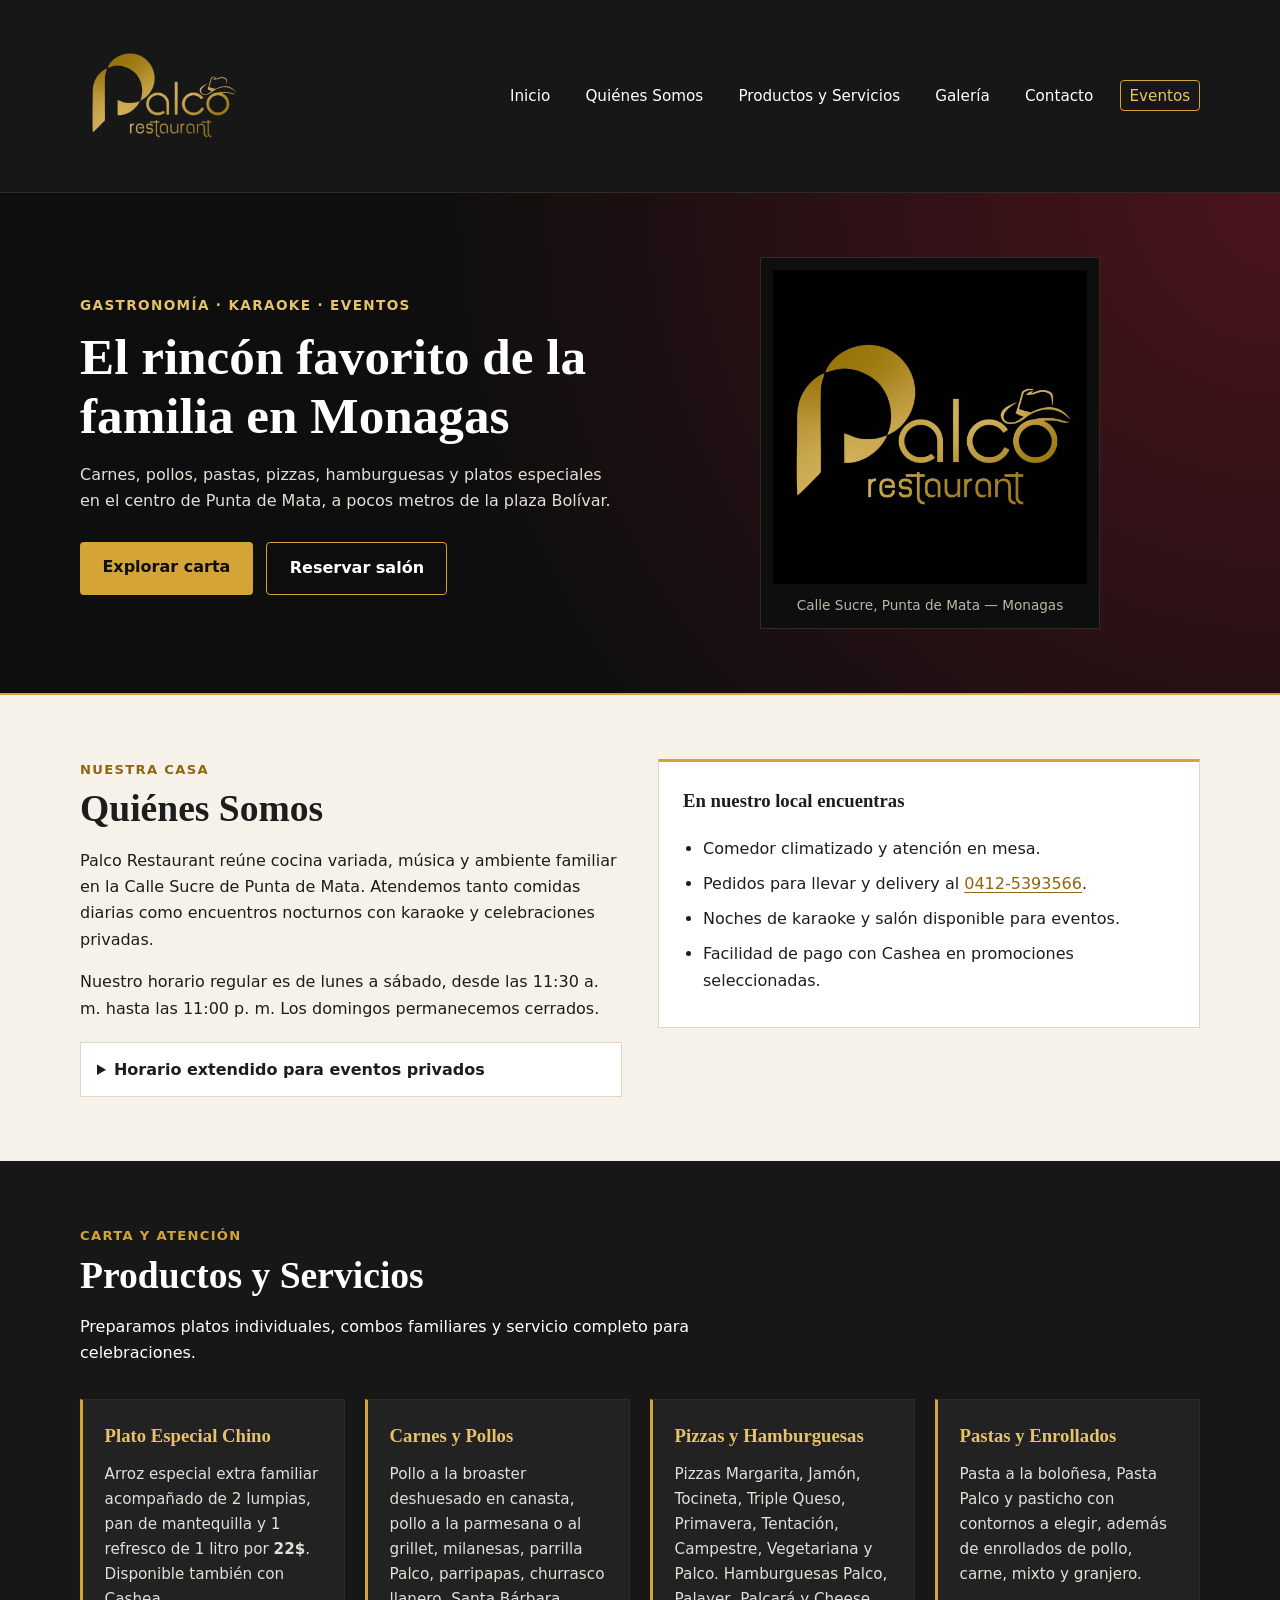
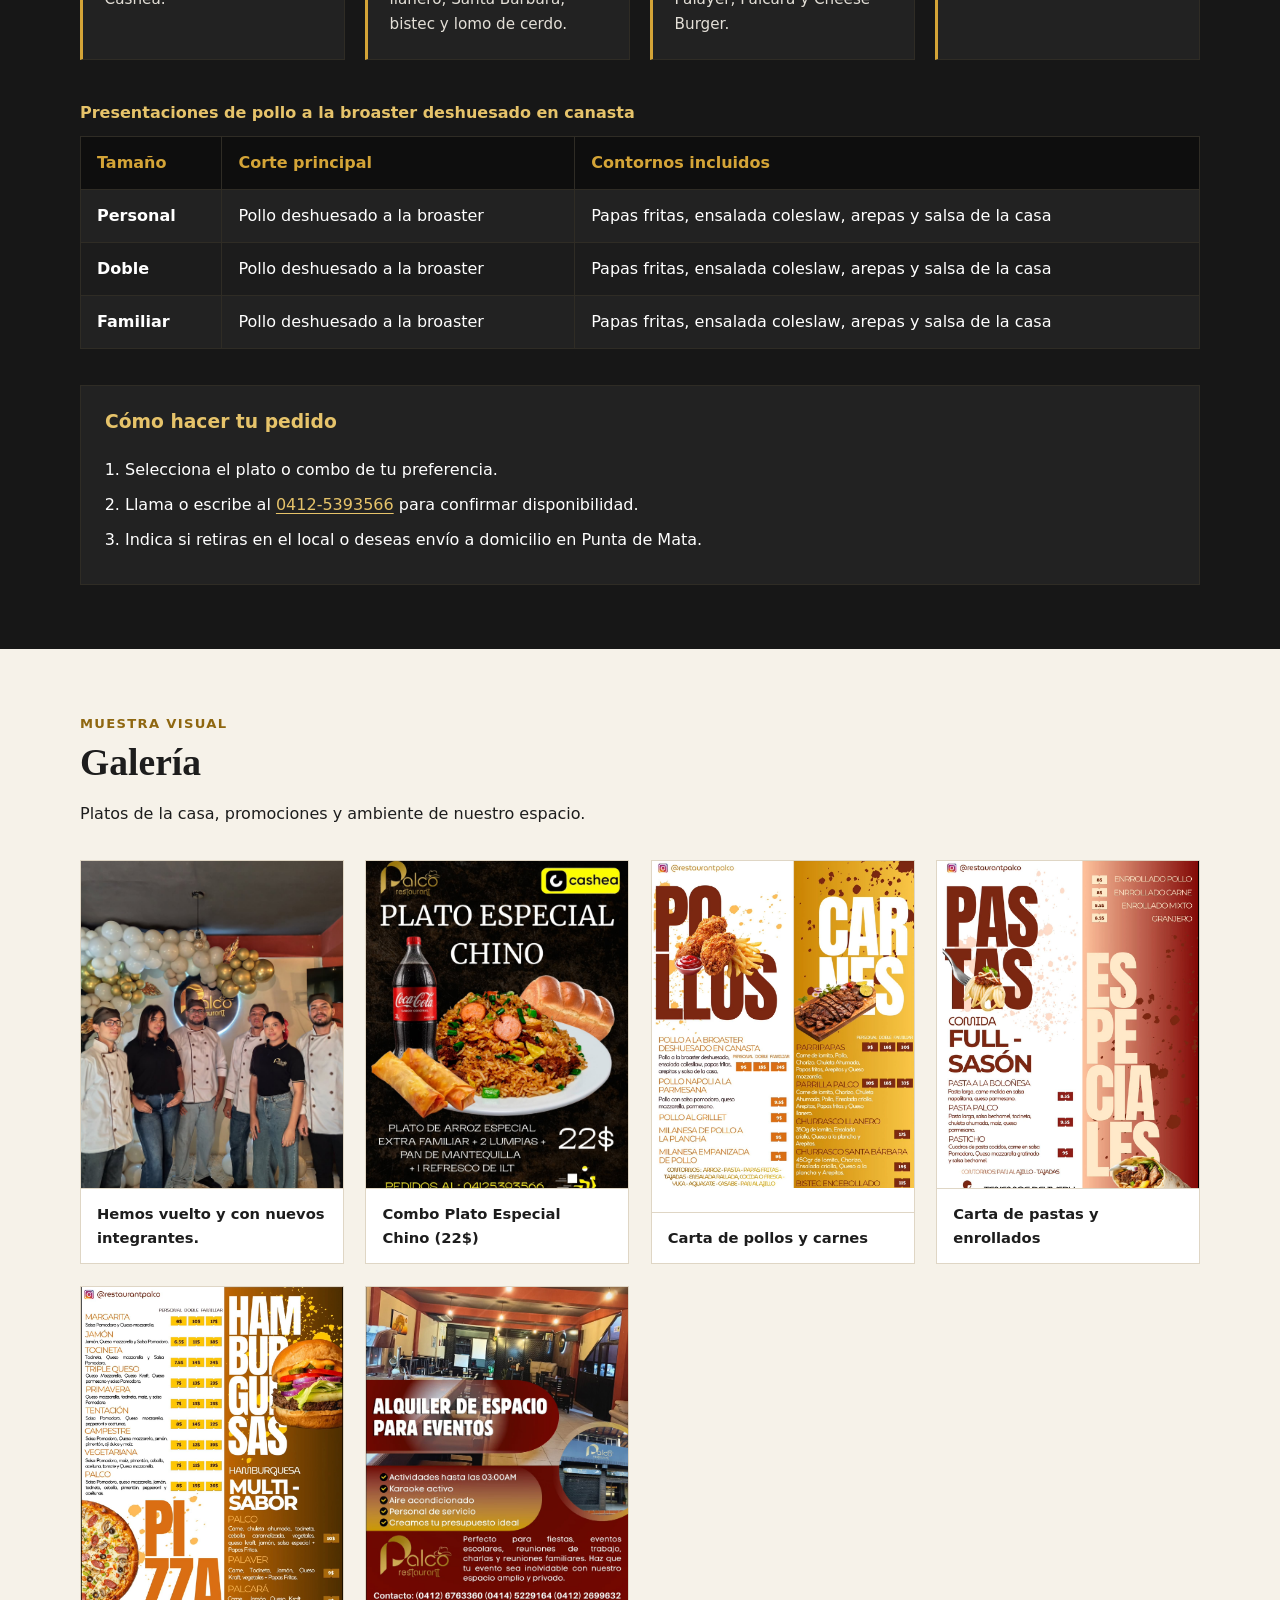
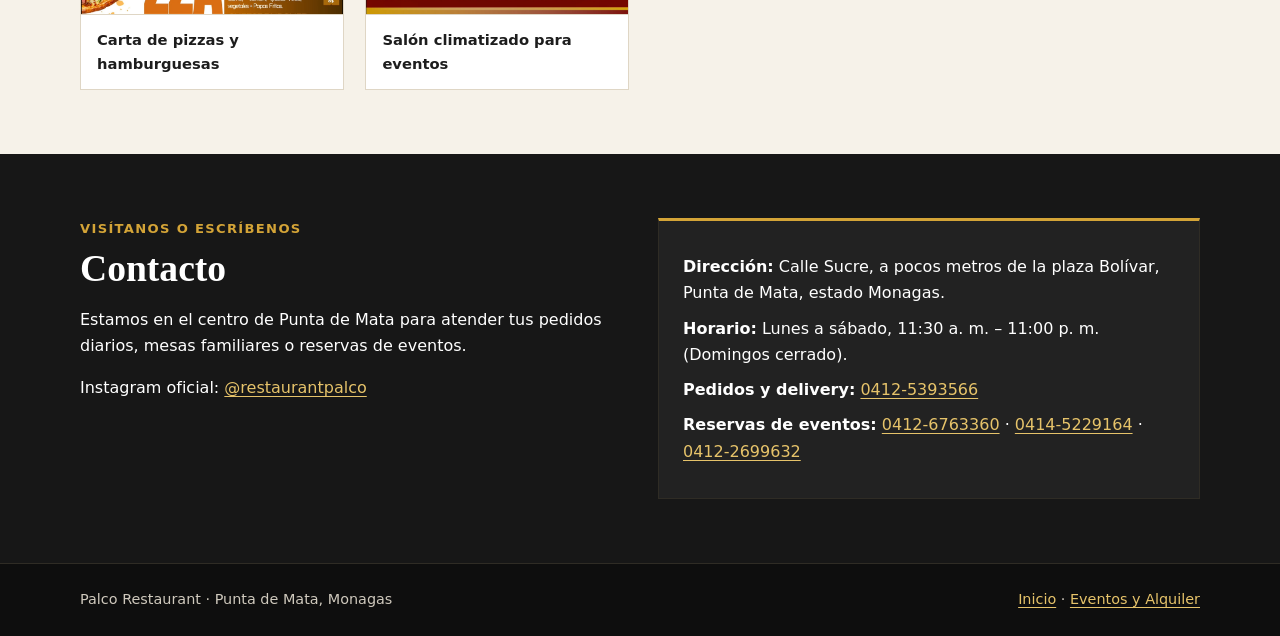
<file: index.html>
<!DOCTYPE html>
<html lang="es">
<head>
  <meta charset="UTF-8">
  <meta name="viewport" content="width=device-width, initial-scale=1.0">
  <meta name="description" content="Palco Restaurant en Punta de Mata, Monagas. Gastronomía, karaoke y eventos en Calle Sucre, cerca de la plaza Bolívar.">
  <title>Palco Restaurant | Punta de Mata, Monagas</title>
  <link rel="icon" type="image/jpeg" sizes="64x64" href="assets/isotipo.jpg">
  <link rel="stylesheet" href="styles.css">
</head>
<body>

  <a class="skip-link" href="#contenido">Ir al contenido</a>

  <!-- Header -->
  <header id="inicio" class="cabecera">
    <div class="contenedor cabecera-interior">
      <a href="#inicio" class="marca">
        <img src="assets/logo-transparente.png" alt="Palco Restaurant" width="165" height="55">
      </a>

      <nav aria-label="Menú principal" class="navegacion">
        <ul>
          <li><a href="#inicio">Inicio</a></li>
          <li><a href="#quienes-somos">Quiénes Somos</a></li>
          <li><a href="#productos">Productos y Servicios</a></li>
          <li><a href="#galeria">Galería</a></li>
          <li><a href="#contacto">Contacto</a></li>
          <li><a href="eventos.html" class="enlace-destacado">Eventos</a></li>
        </ul>
      </nav>
    </div>
  </header>

  <main id="contenido">

    <!-- Inicio -->
    <section aria-labelledby="titulo-inicio" class="portada">
      <div class="contenedor portada-rejilla">
        <div class="portada-texto">
          <span class="distintivo">Gastronomía · Karaoke · Eventos</span>
          <h1 id="titulo-inicio">El rincón favorito de la familia en Monagas</h1>
          <p>
            Carnes, pollos, pastas, pizzas, hamburguesas y platos especiales en el centro de Punta de Mata, a pocos metros de la plaza Bolívar.
          </p>
          <div class="portada-acciones">
            <a href="#productos" class="boton boton-dorado">Explorar carta</a>
            <a href="eventos.html" class="boton boton-borde">Reservar salón</a>
          </div>
        </div>

        <figure class="portada-figura">
          <img src="assets/logo-oscuro.jpg" alt="Emblema de Palco Restaurant" width="460" height="460">
          <figcaption>Calle Sucre, Punta de Mata — Monagas</figcaption>
        </figure>
      </div>
    </section>

    <!-- Quienes Somos -->
    <section id="quienes-somos" aria-labelledby="titulo-nosotros" class="bloque">
      <div class="contenedor nosotros-rejilla">
        <div>
          <span class="subtitulo-seccion">Nuestra casa</span>
          <h2 id="titulo-nosotros">Quiénes Somos</h2>
          <p>
            Palco Restaurant reúne cocina variada, música y ambiente familiar en la Calle Sucre de Punta de Mata. Atendemos tanto comidas diarias como encuentros nocturnos con karaoke y celebraciones privadas.
          </p>
          <p>
            Nuestro horario regular es de lunes a sábado, desde las <time datetime="11:30">11:30 a. m.</time> hasta las <time datetime="23:00">11:00 p. m.</time> Los domingos permanecemos cerrados.
          </p>

          <details class="desplegable">
            <summary>Horario extendido para eventos privados</summary>
            <p>
              Cuando reservas el salón para fiestas o reuniones privadas, el servicio puede extenderse hasta las <time datetime="03:00">03:00 a. m.</time> previo acuerdo con nuestro equipo.
            </p>
          </details>
        </div>

        <aside class="panel-datos" aria-label="Puntos clave del local">
          <h3>En nuestro local encuentras</h3>
          <ul class="lista-simple">
            <li>Comedor climatizado y atención en mesa.</li>
            <li>Pedidos para llevar y delivery al <a href="tel:+584125393566">0412-5393566</a>.</li>
            <li>Noches de karaoke y salón disponible para eventos.</li>
            <li>Facilidad de pago con Cashea en promociones seleccionadas.</li>
          </ul>
        </aside>
      </div>
    </section>

    <!-- Productos y Servicios -->
    <section id="productos" aria-labelledby="titulo-productos" class="bloque bloque-oscuro">
      <div class="contenedor">
        <span class="subtitulo-seccion">Carta y atención</span>
        <h2 id="titulo-productos">Productos y Servicios</h2>
        <p class="intro-seccion">
          Preparamos platos individuales, combos familiares y servicio completo para celebraciones.
        </p>

        <div class="tarjetas-menu">
          <article class="tarjeta">
            <h3>Plato Especial Chino</h3>
            <p>
              Arroz especial extra familiar acompañado de 2 lumpias, pan de mantequilla y 1 refresco de 1 litro por <strong>22$</strong>. Disponible también con Cashea.
            </p>
          </article>

          <article class="tarjeta">
            <h3>Carnes y Pollos</h3>
            <p>
              Pollo a la broaster deshuesado en canasta, pollo a la parmesana o al grillet, milanesas, parrilla Palco, parripapas, churrasco llanero, Santa Bárbara, bistec y lomo de cerdo.
            </p>
          </article>

          <article class="tarjeta">
            <h3>Pizzas y Hamburguesas</h3>
            <p>
              Pizzas Margarita, Jamón, Tocineta, Triple Queso, Primavera, Tentación, Campestre, Vegetariana y Palco. Hamburguesas Palco, Palayer, Palcará y Cheese Burger.
            </p>
          </article>

          <article class="tarjeta">
            <h3>Pastas y Enrollados</h3>
            <p>
              Pasta a la boloñesa, Pasta Palco y pasticho con contornos a elegir, además de enrollados de pollo, carne, mixto y granjero.
            </p>
          </article>
        </div>

        <div class="tabla-contenedor">
          <table>
            <caption>Presentaciones de pollo a la broaster deshuesado en canasta</caption>
            <thead>
              <tr>
                <th scope="col">Tamaño</th>
                <th scope="col">Corte principal</th>
                <th scope="col">Contornos incluidos</th>
              </tr>
            </thead>
            <tbody>
              <tr>
                <th scope="row">Personal</th>
                <td>Pollo deshuesado a la broaster</td>
                <td>Papas fritas, ensalada coleslaw, arepas y salsa de la casa</td>
              </tr>
              <tr>
                <th scope="row">Doble</th>
                <td>Pollo deshuesado a la broaster</td>
                <td>Papas fritas, ensalada coleslaw, arepas y salsa de la casa</td>
              </tr>
              <tr>
                <th scope="row">Familiar</th>
                <td>Pollo deshuesado a la broaster</td>
                <td>Papas fritas, ensalada coleslaw, arepas y salsa de la casa</td>
              </tr>
            </tbody>
          </table>
        </div>

        <div class="pasos-pedido">
          <h3>Cómo hacer tu pedido</h3>
          <ol class="lista-numerada">
            <li>Selecciona el plato o combo de tu preferencia.</li>
            <li>Llama o escribe al <a href="tel:+584125393566">0412-5393566</a> para confirmar disponibilidad.</li>
            <li>Indica si retiras en el local o deseas envío a domicilio en Punta de Mata.</li>
          </ol>
        </div>
      </div>
    </section>

    <!-- Galeria -->
    <section id="galeria" aria-labelledby="titulo-galeria" class="bloque">
      <div class="contenedor">
        <span class="subtitulo-seccion">Muestra visual</span>
        <h2 id="titulo-galeria">Galería</h2>
        <p class="intro-seccion">Platos de la casa, promociones y ambiente de nuestro espacio.</p>

        <div class="mosaico-galeria">
          <figure class="pieza-galeria">
            <img src="assets/integrantes.png" alt="Nuestra familia de Palco" loading="lazy" width="600" height="300">
            <figcaption>Hemos vuelto y con nuevos integrantes.</figcaption>
          </figure>

          <figure class="pieza-galeria">
            <img src="assets/plato-chino.png" alt="Promoción Plato Especial Chino por 22 dólares" loading="lazy" width="500" height="700">
            <figcaption>Combo Plato Especial Chino (22$)</figcaption>
          </figure>

          <figure class="pieza-galeria">
            <img src="assets/menu-carnes.png" alt="Carta de pollos y carnes de Palco Restaurant" loading="lazy" width="600" height="800">
            <figcaption>Carta de pollos y carnes</figcaption>
          </figure>

          <figure class="pieza-galeria">
            <img src="assets/menu-pastas.png" alt="Carta de pastas y enrollados de Palco Restaurant" loading="lazy" width="600" height="800">
            <figcaption>Carta de pastas y enrollados</figcaption>
          </figure>

          <figure class="pieza-galeria">
            <img src="assets/menu-pizzas.png" alt="Carta de pizzas y hamburguesas de Palco Restaurant" loading="lazy" width="600" height="800">
            <figcaption>Carta de pizzas y hamburguesas</figcaption>
          </figure>

          <figure class="pieza-galeria">
            <img src="assets/eventos.png" alt="Salón interior y alquiler para eventos en Palco Restaurant" loading="lazy" width="600" height="800">
            <figcaption>Salón climatizado para eventos</figcaption>
          </figure>
        </div>
      </div>
    </section>

    <!-- Contacto -->
    <section id="contacto" aria-labelledby="titulo-contacto" class="bloque bloque-oscuro">
      <div class="contenedor contacto-rejilla">
        <div>
          <span class="subtitulo-seccion">Visítanos o escríbenos</span>
          <h2 id="titulo-contacto">Contacto</h2>
          <p>
            Estamos en el centro de Punta de Mata para atender tus pedidos diarios, mesas familiares o reservas de eventos.
          </p>
          <p>
            Instagram oficial:
            <a href="https://www.instagram.com/restaurantpalco/" target="_blank" rel="noopener noreferrer">@restaurantpalco</a>
          </p>
        </div>

        <address class="tarjeta-contacto">
          <p><strong>Dirección:</strong> Calle Sucre, a pocos metros de la plaza Bolívar, Punta de Mata, estado Monagas.</p>
          <p><strong>Horario:</strong> Lunes a sábado, 11:30 a. m. – 11:00 p. m. (Domingos cerrado).</p>
          <p><strong>Pedidos y delivery:</strong> <a href="tel:+584125393566">0412-5393566</a></p>
          <p>
            <strong>Reservas de eventos:</strong>
            <a href="tel:+584126763360">0412-6763360</a> ·
            <a href="tel:+584145229164">0414-5229164</a> ·
            <a href="tel:+584122699632">0412-2699632</a>
          </p>
        </address>
      </div>
    </section>

  </main>

  <!-- Footer -->
  <footer class="pie">
    <div class="contenedor pie-interior">
      <p>Palco Restaurant · Punta de Mata, Monagas</p>
      <p>
        <a href="#inicio">Inicio</a> ·
        <a href="eventos.html">Eventos y Alquiler</a>
      </p>
    </div>
  </footer>

</body>
</html>
</file>
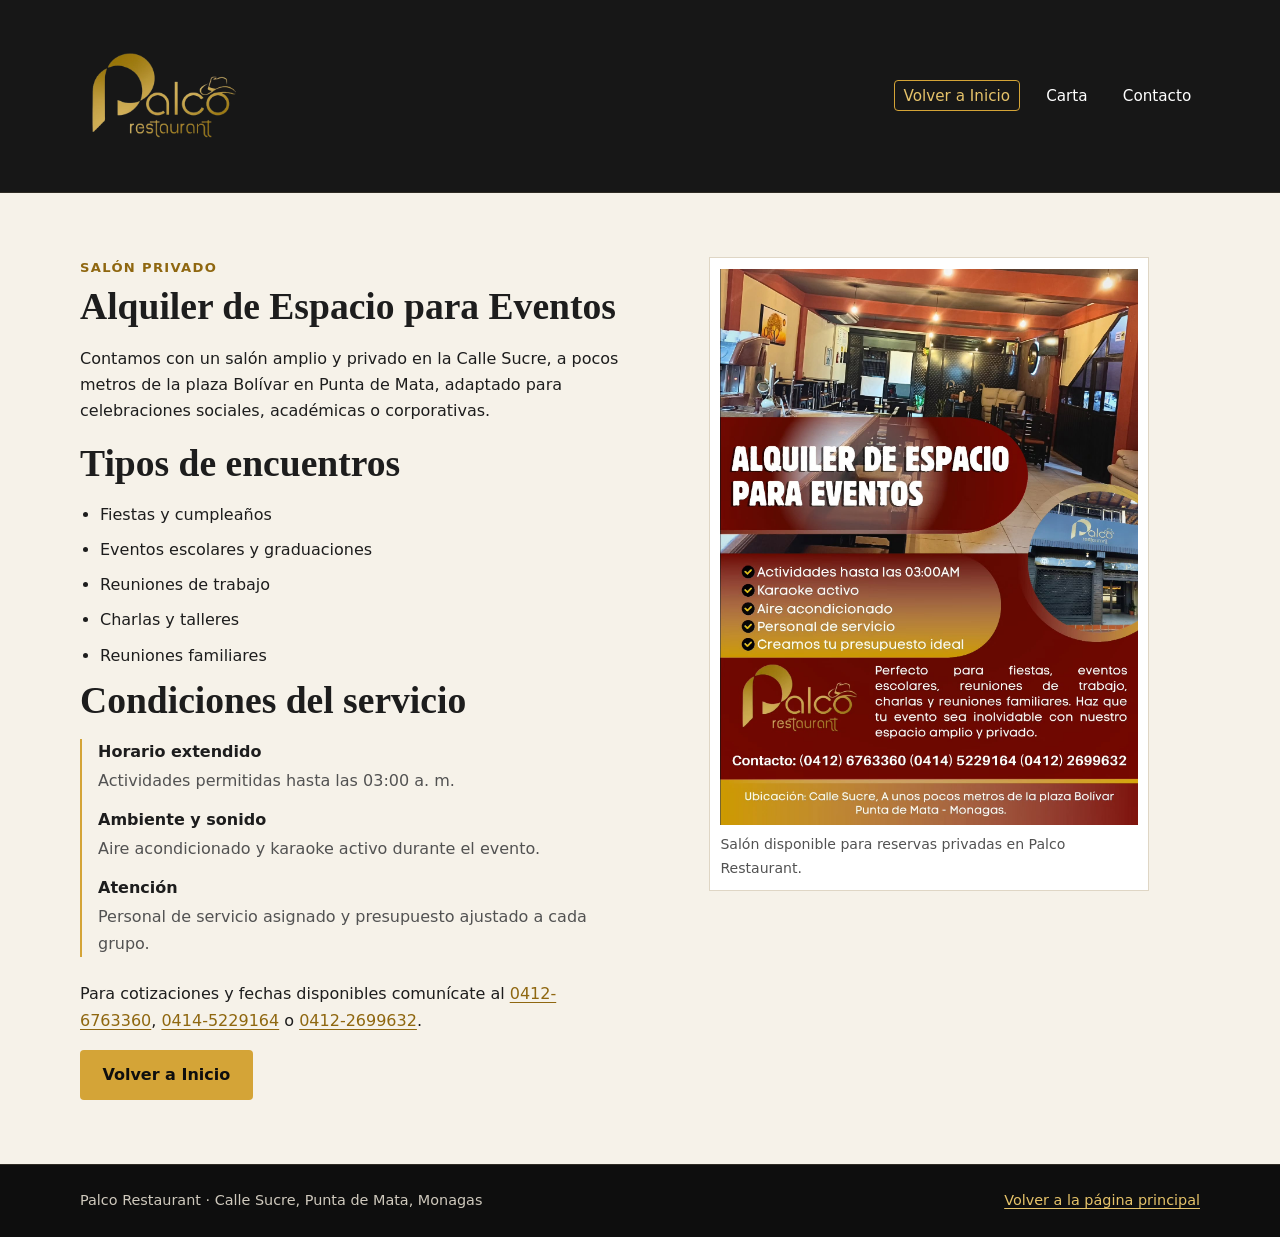
<file: eventos.html>
<!DOCTYPE html>
<html lang="es">
<head>
  <meta charset="UTF-8">
  <meta name="viewport" content="width=device-width, initial-scale=1.0">
  <meta name="description" content="Alquiler de espacio para eventos, karaoke y reuniones privadas en Palco Restaurant, Punta de Mata.">
  <title>Eventos y Alquiler | Palco Restaurant</title>
  <link rel="icon" type="image/jpeg" sizes="64x64" href="assets/isotipo.jpg">
  <link rel="stylesheet" href="styles.css">
</head>
<body>

  <!-- Header -->
  <header id="inicio-eventos" class="cabecera">
    <div class="contenedor cabecera-interior">
      <a href="index.html" class="marca">
        <img src="assets/logo-transparente.png" alt="Palco Restaurant" width="165" height="55">
      </a>

      <nav aria-label="Navegación de eventos" class="navegacion">
        <ul>
          <li><a href="index.html" class="enlace-destacado">Volver a Inicio</a></li>
          <li><a href="index.html#productos">Carta</a></li>
          <li><a href="index.html#contacto">Contacto</a></li>
        </ul>
      </nav>
    </div>
  </header>

  <main>

    <!-- Eventos -->
    <section aria-labelledby="titulo-eventos" class="bloque">
      <div class="contenedor eventos-rejilla">
        <div>
          <span class="subtitulo-seccion">Salón privado</span>
          <h1 id="titulo-eventos">Alquiler de Espacio para Eventos</h1>
          <p>
            Contamos con un salón amplio y privado en la Calle Sucre, a pocos metros de la plaza Bolívar en Punta de Mata, adaptado para celebraciones sociales, académicas o corporativas.
          </p>

          <h2>Tipos de encuentros</h2>
          <ul class="lista-simple">
            <li>Fiestas y cumpleaños</li>
            <li>Eventos escolares y graduaciones</li>
            <li>Reuniones de trabajo</li>
            <li>Charlas y talleres</li>
            <li>Reuniones familiares</li>
          </ul>

          <h2>Condiciones del servicio</h2>
          <dl class="definiciones">
            <dt>Horario extendido</dt>
            <dd>Actividades permitidas hasta las <time datetime="03:00">03:00 a. m.</time></dd>

            <dt>Ambiente y sonido</dt>
            <dd>Aire acondicionado y karaoke activo durante el evento.</dd>

            <dt>Atención</dt>
            <dd>Personal de servicio asignado y presupuesto ajustado a cada grupo.</dd>
          </dl>

          <p>
            Para cotizaciones y fechas disponibles comunícate al
            <a href="tel:+584126763360">0412-6763360</a>,
            <a href="tel:+584145229164">0414-5229164</a> o
            <a href="tel:+584122699632">0412-2699632</a>.
          </p>

          <div class="portada-acciones">
            <a href="index.html" class="boton boton-dorado">Volver a Inicio</a>
          </div>
        </div>

        <figure class="afiche-eventos">
          <img src="assets/eventos.png" alt="Afiche informativo de alquiler de espacio para eventos en Palco Restaurant" width="600" height="800">
          <figcaption>Salón disponible para reservas privadas en Palco Restaurant.</figcaption>
        </figure>
      </div>
    </section>

  </main>

  <!-- Footer -->
  <footer class="pie">
    <div class="contenedor pie-interior">
      <p>Palco Restaurant · Calle Sucre, Punta de Mata, Monagas</p>
      <p><a href="index.html">Volver a la página principal</a></p>
    </div>
  </footer>

</body>
</html>
</file>
<file: styles.css>
:root {
  --negro: #0e0e0e;
  --carbon: #171717;
  --grafito: #222222;
  --crema: #f6f2e9;
  --blanco: #ffffff;
  --oro: #d4a437;
  --oro-suave: #e6c36a;
  --oro-oscuro: #8f6710;
  --vino: #4b141c;
  --tinta: #1d1d1d;
  --gris-texto: #525252;
  --borde-claro: #dfd6c5;
  --borde-oscuro: #2f2c25;
}

*,
*::before,
*::after {
  box-sizing: border-box;
}

html {
  scroll-behavior: smooth;
}

body {
  margin: 0;
  font-family: "Segoe UI", system-ui, -apple-system, Roboto, sans-serif;
  line-height: 1.65;
  color: var(--tinta);
  background-color: var(--crema);
}

img {
  display: block;
  max-width: 100%;
  height: auto;
}

a {
  color: var(--oro-oscuro);
  text-underline-offset: 3px;
}

a:focus-visible,
summary:focus-visible {
  outline: 2px solid var(--oro);
  outline-offset: 3px;
}

.contenedor {
  width: min(1120px, 92%);
  margin-inline: auto;
}

.skip-link {
  position: absolute;
  left: -9999px;
  background-color: var(--oro);
  color: var(--negro);
  padding: 0.6rem 1rem;
  font-weight: 700;
  text-decoration: none;
  z-index: 200;
}

.skip-link:focus {
  left: 1rem;
  top: 1rem;
}

/* Cabecera fija */
.cabecera {
  position: sticky;
  top: 0;
  z-index: 100;
  background-color: rgba(14, 14, 14, 0.96);
  border-bottom: 1px solid var(--borde-oscuro);
}

.cabecera-interior {
  display: flex;
  flex-wrap: wrap;
  align-items: center;
  justify-content: space-between;
  gap: 1rem;
  padding-block: 0.85rem;
}

.navegacion ul {
  list-style: none;
  margin: 0;
  padding: 0;
  display: flex;
  flex-wrap: wrap;
  align-items: center;
  gap: 0.4rem 1.1rem;
}

.navegacion a {
  color: var(--blanco);
  text-decoration: none;
  font-size: 0.95rem;
  font-weight: 500;
  padding: 0.35rem 0.55rem;
  border-radius: 4px;
  transition: color 0.2s ease, background-color 0.2s ease;
}

.navegacion a:hover {
  color: var(--oro-suave);
}

.navegacion .enlace-destacado {
  border: 1px solid var(--oro);
  color: var(--oro-suave);
}

.navegacion .enlace-destacado:hover {
  background-color: var(--oro);
  color: var(--negro);
}

/* Portada */
.portada {
  background: radial-gradient(circle at top right, var(--vino) 0%, var(--negro) 62%);
  color: var(--blanco);
  padding-block: 4rem;
  border-bottom: 2px solid var(--oro);
}

.portada-rejilla {
  display: grid;
  grid-template-columns: repeat(auto-fit, minmax(290px, 1fr));
  align-items: center;
  gap: 2.5rem;
}

.distintivo {
  display: inline-block;
  color: var(--oro-suave);
  font-size: 0.85rem;
  font-weight: 600;
  letter-spacing: 0.1em;
  text-transform: uppercase;
  margin-bottom: 0.75rem;
}

.portada h1 {
  margin: 0 0 1rem;
  font-family: Georgia, "Times New Roman", serif;
  font-size: clamp(2.1rem, 4.2vw, 3.2rem);
  line-height: 1.15;
  font-weight: 700;
}

.portada-texto p {
  margin: 0 0 1.75rem;
  color: #e4e0d8;
  max-width: 54ch;
}

.portada-acciones {
  display: flex;
  flex-wrap: wrap;
  gap: 0.85rem;
}

.boton {
  display: inline-block;
  padding: 0.75rem 1.4rem;
  border-radius: 4px;
  font-weight: 600;
  text-decoration: none;
  transition: background-color 0.2s ease, color 0.2s ease, transform 0.15s ease;
}

.boton:hover {
  transform: translateY(-2px);
}

.boton-dorado {
  background-color: var(--oro);
  color: var(--negro);
}

.boton-dorado:hover {
  background-color: var(--oro-suave);
}

.boton-borde {
  border: 1px solid var(--oro);
  color: var(--blanco);
}

.boton-borde:hover {
  background-color: rgba(212, 164, 55, 0.14);
}

.portada-figura {
  margin: 0;
  justify-self: center;
  max-width: 340px;
  border: 1px solid var(--borde-oscuro);
  background-color: var(--negro);
  padding: 0.75rem;
}

.portada-figura figcaption {
  margin-top: 0.6rem;
  font-size: 0.85rem;
  color: #bdb6a8;
  text-align: center;
}

/* Secciones */
.bloque {
  padding-block: 4rem;
}

.bloque-oscuro {
  background-color: var(--carbon);
  color: var(--blanco);
}

.bloque-oscuro a {
  color: var(--oro-suave);
}

.subtitulo-seccion {
  display: block;
  font-size: 0.82rem;
  font-weight: 700;
  text-transform: uppercase;
  letter-spacing: 0.1em;
  color: var(--oro-oscuro);
  margin-bottom: 0.35rem;
}

.bloque-oscuro .subtitulo-seccion {
  color: var(--oro);
}

.bloque h1,
.bloque h2 {
  margin: 0 0 1rem;
  font-family: Georgia, "Times New Roman", serif;
  font-size: clamp(1.7rem, 3vw, 2.35rem);
  line-height: 1.2;
}

.intro-seccion {
  margin: 0 0 2rem;
  max-width: 62ch;
}

/* Quiénes somos */
.nosotros-rejilla {
  display: grid;
  grid-template-columns: repeat(auto-fit, minmax(290px, 1fr));
  gap: 2.25rem;
  align-items: start;
}

.panel-datos {
  background-color: var(--blanco);
  border: 1px solid var(--borde-claro);
  border-top: 3px solid var(--oro);
  padding: 1.5rem;
}

.panel-datos h3 {
  margin-top: 0;
  font-family: Georgia, "Times New Roman", serif;
}

.lista-simple,
.lista-numerada {
  margin: 0;
  padding-left: 1.25rem;
}

.lista-simple li,
.lista-numerada li {
  margin-bottom: 0.55rem;
}

.desplegable {
  margin-top: 1.25rem;
  background-color: var(--blanco);
  border: 1px solid var(--borde-claro);
  padding: 0.85rem 1rem;
}

.desplegable summary {
  font-weight: 600;
  cursor: pointer;
}

.desplegable p {
  margin: 0.65rem 0 0;
  color: var(--gris-texto);
}

/* Menú y tabla */
.tarjetas-menu {
  display: grid;
  grid-template-columns: repeat(auto-fit, minmax(240px, 1fr));
  gap: 1.25rem;
  margin-bottom: 2.5rem;
}

.tarjeta {
  background-color: var(--grafito);
  border: 1px solid var(--borde-oscuro);
  border-left: 3px solid var(--oro);
  padding: 1.35rem;
}

.tarjeta h3 {
  margin: 0 0 0.6rem;
  font-family: Georgia, "Times New Roman", serif;
  color: var(--oro-suave);
}

.tarjeta p {
  margin: 0;
  color: #e3dfd7;
  font-size: 0.95rem;
}

.tabla-contenedor {
  overflow-x: auto;
  margin-bottom: 2.25rem;
}

table {
  width: 100%;
  border-collapse: collapse;
  background-color: var(--grafito);
}

caption {
  caption-side: top;
  text-align: left;
  font-weight: 600;
  margin-bottom: 0.6rem;
  color: var(--oro-suave);
}

th,
td {
  padding: 0.8rem 1rem;
  border: 1px solid var(--borde-oscuro);
  text-align: left;
}

thead th {
  background-color: var(--negro);
  color: var(--oro);
}

tbody tr:nth-child(even) {
  background-color: #1c1c1c;
}

.pasos-pedido {
  background-color: var(--grafito);
  border: 1px solid var(--borde-oscuro);
  padding: 1.35rem 1.5rem;
}

.pasos-pedido h3 {
  margin-top: 0;
  color: var(--oro-suave);
}

/* Galería */
.mosaico-galeria {
  display: grid;
  grid-template-columns: repeat(auto-fit, minmax(260px, 1fr));
  gap: 1.35rem;
}

.pieza-galeria {
  margin: 0;
  background-color: var(--blanco);
  border: 1px solid var(--borde-claro);
  display: flex;
  flex-direction: column;
  justify-content: space-between;
}

.pieza-galeria img {
  width: 100%;
  aspect-ratio: 4 / 5;
  object-fit: cover;
  object-position: top center;
}

.pieza-galeria.pieza-ancha img {
  aspect-ratio: 16 / 10;
  object-position: center;
}

.pieza-galeria figcaption {
  padding: 0.8rem 1rem;
  font-size: 0.92rem;
  font-weight: 600;
  border-top: 1px solid var(--borde-claro);
}

/* Contacto y página de eventos */
.contacto-rejilla,
.eventos-rejilla {
  display: grid;
  grid-template-columns: repeat(auto-fit, minmax(290px, 1fr));
  gap: 2.25rem;
  align-items: start;
}

.tarjeta-contacto {
  font-style: normal;
  background-color: var(--grafito);
  border: 1px solid var(--borde-oscuro);
  border-top: 3px solid var(--oro);
  padding: 1.5rem;
}

.tarjeta-contacto p {
  margin: 0.55rem 0;
}

.definiciones {
  margin: 1rem 0 1.5rem;
  border-left: 2px solid var(--oro);
  padding-left: 1rem;
}

.definiciones dt {
  font-weight: 700;
  margin-top: 0.75rem;
}

.definiciones dd {
  margin: 0.2rem 0 0;
  color: var(--gris-texto);
}

.afiche-eventos {
  margin: 0;
  max-width: 440px;
  justify-self: center;
  background-color: var(--blanco);
  border: 1px solid var(--borde-claro);
  padding: 0.65rem;
}

.afiche-eventos figcaption {
  margin-top: 0.55rem;
  font-size: 0.88rem;
  color: var(--gris-texto);
}

/* Pie de página */
.pie {
  background-color: var(--negro);
  color: #cfc9bd;
  border-top: 1px solid var(--borde-oscuro);
  padding-block: 1.5rem;
  font-size: 0.9rem;
}

.pie-interior {
  display: flex;
  flex-wrap: wrap;
  justify-content: space-between;
  gap: 0.75rem;
}

.pie p {
  margin: 0;
}

.pie a {
  color: var(--oro-suave);
}

/* Compensa la altura de la cabecera fija al navegar por anclas */
section[id] {
  scroll-margin-top: 8rem;
}
</file>
